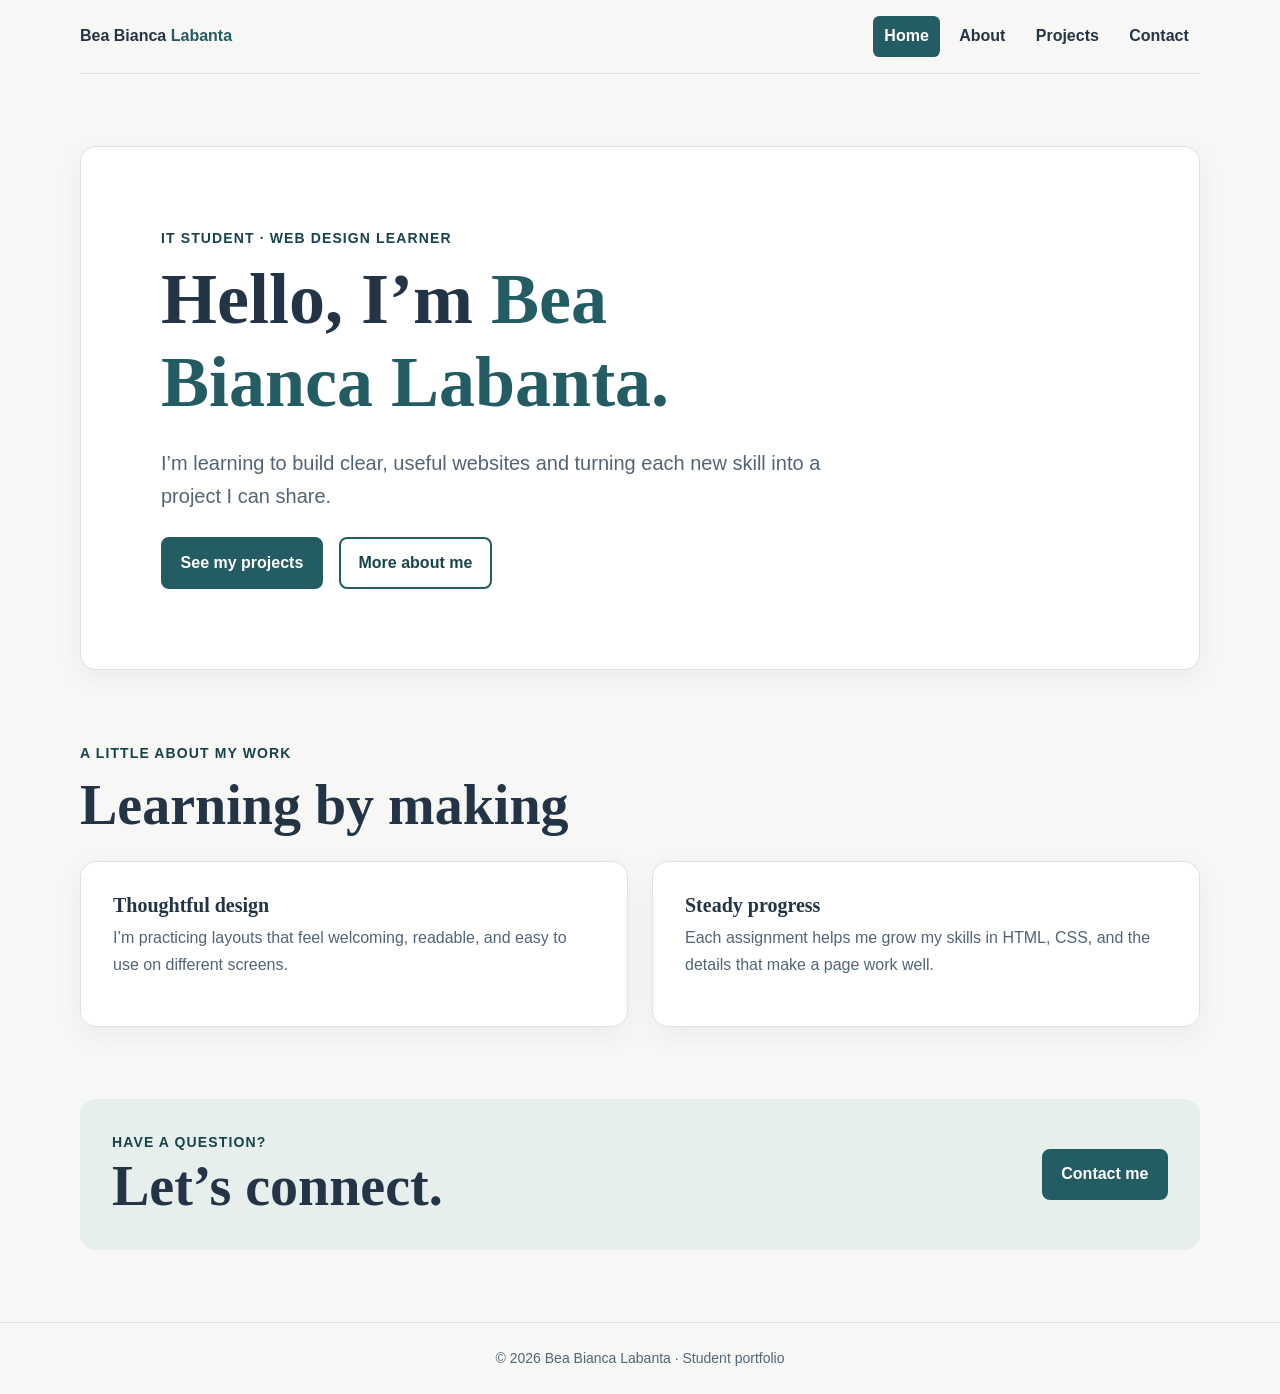
<file: index.html>
<!doctype html>
<html lang="en">
<head><meta charset="utf-8"><meta name="viewport" content="width=device-width, initial-scale=1"><meta name="description" content="Portfolio of Bea Bianca Labanta, an IT student and web design learner."><title>Bea Bianca Labanta | Portfolio</title><link rel="stylesheet" href="css/style.css"></head>
<body><a class="skip-link" href="#main">Skip to content</a><header class="site-header"><a class="brand" href="index.html">Bea Bianca <span>Labanta</span></a><nav aria-label="Main navigation"><ul class="nav-list"><li><a aria-current="page" href="index.html">Home</a></li><li><a href="about.html">About</a></li><li><a href="projects.html">Projects</a></li><li><a href="contact.html">Contact</a></li></ul></nav></header>
<main id="main" class="page-shell"><section class="hero card"><p class="eyebrow">IT student · Web design learner</p><h1>Hello, I’m <span>Bea Bianca Labanta.</span></h1><p class="intro">I’m learning to build clear, useful websites and turning each new skill into a project I can share.</p><div class="button-row"><a class="button" href="projects.html">See my projects</a><a class="button button-secondary" href="about.html">More about me</a></div></section><section class="content-section"><div class="section-heading"><p class="eyebrow">A little about my work</p><h2>Learning by making</h2></div><div class="card-grid"><article class="card"><h3>Thoughtful design</h3><p>I’m practicing layouts that feel welcoming, readable, and easy to use on different screens.</p></article><article class="card"><h3>Steady progress</h3><p>Each assignment helps me grow my skills in HTML, CSS, and the details that make a page work well.</p></article></div></section><section class="callout"><div><p class="eyebrow">Have a question?</p><h2>Let’s connect.</h2></div><a class="button" href="contact.html">Contact me</a></section></main><footer class="site-footer"><p>© 2026 Bea Bianca Labanta · Student portfolio</p></footer></body></html>
</file>
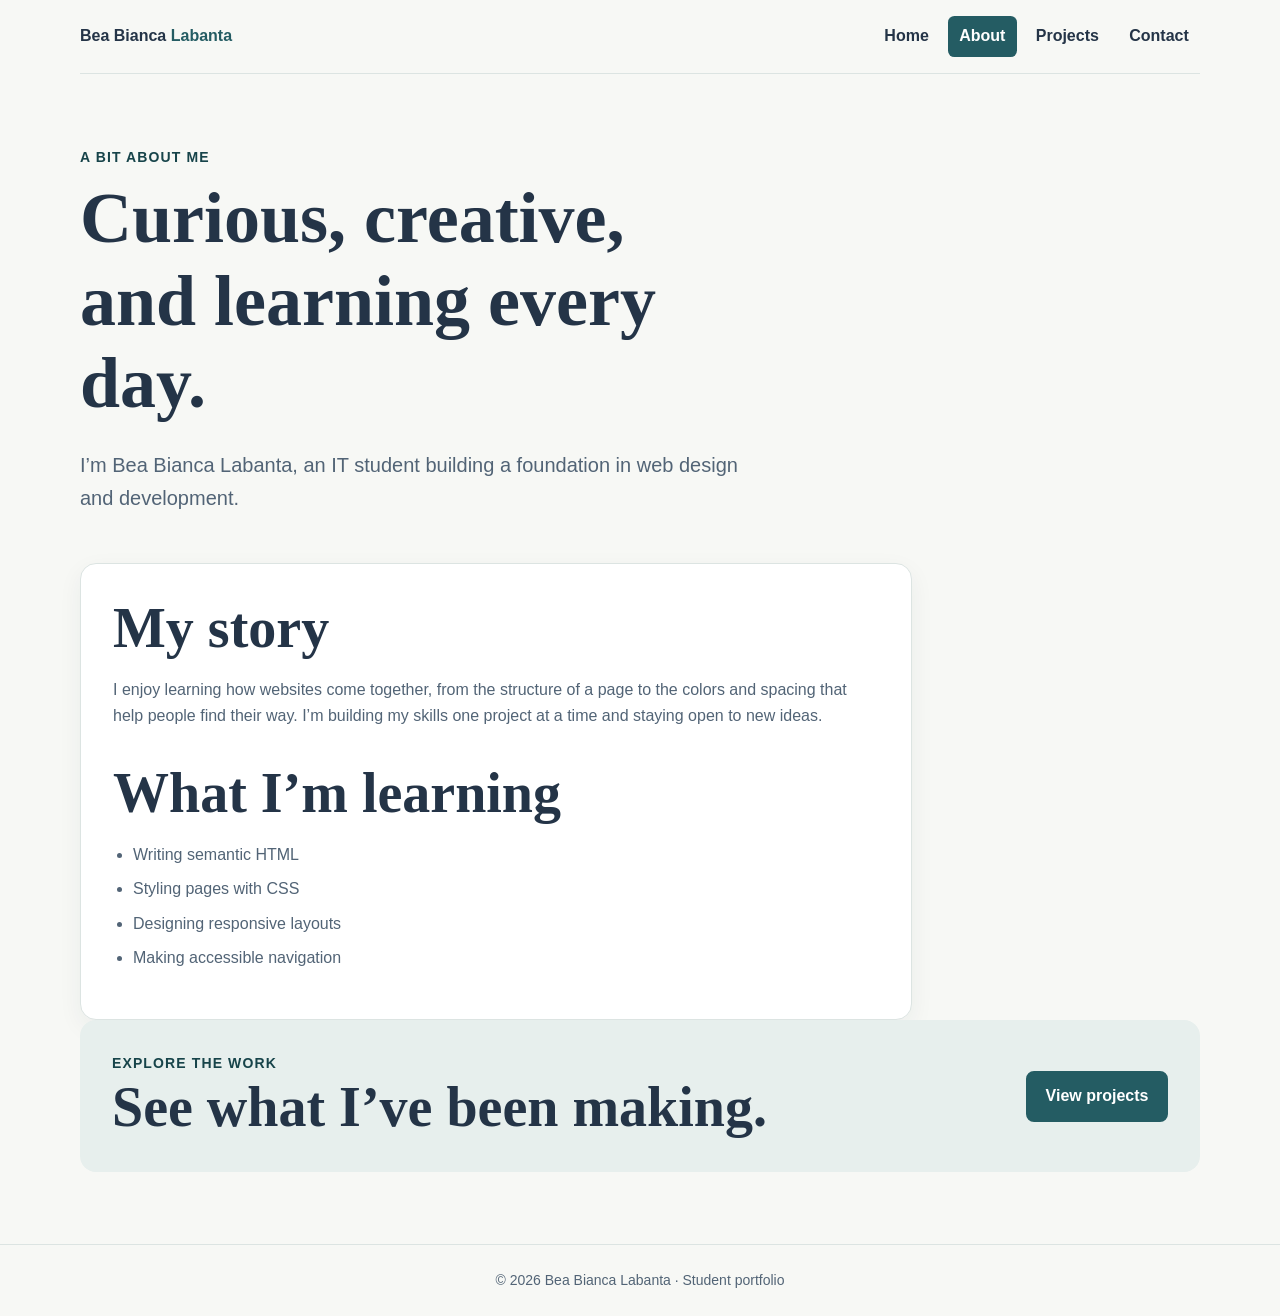
<file: about.html>
<!doctype html>
<html lang="en"><head><meta charset="utf-8"><meta name="viewport" content="width=device-width, initial-scale=1"><meta name="description" content="Learn about Bea Bianca Labanta and her web design goals."><title>About | Bea Bianca Labanta</title><link rel="stylesheet" href="css/style.css"></head>
<body><a class="skip-link" href="#main">Skip to content</a><header class="site-header"><a class="brand" href="index.html">Bea Bianca <span>Labanta</span></a><nav aria-label="Main navigation"><ul class="nav-list"><li><a href="index.html">Home</a></li><li><a aria-current="page" href="about.html">About</a></li><li><a href="projects.html">Projects</a></li><li><a href="contact.html">Contact</a></li></ul></nav></header>
<main id="main" class="page-shell"><header class="page-heading"><p class="eyebrow">A bit about me</p><h1>Curious, creative, and learning every day.</h1><p class="intro">I’m Bea Bianca Labanta, an IT student building a foundation in web design and development.</p></header><section class="card prose"><h2>My story</h2><p>I enjoy learning how websites come together, from the structure of a page to the colors and spacing that help people find their way. I’m building my skills one project at a time and staying open to new ideas.</p><h2>What I’m learning</h2><ul class="skill-list"><li>Writing semantic HTML</li><li>Styling pages with CSS</li><li>Designing responsive layouts</li><li>Making accessible navigation</li></ul></section><section class="callout"><div><p class="eyebrow">Explore the work</p><h2>See what I’ve been making.</h2></div><a class="button" href="projects.html">View projects</a></section></main>
<footer class="site-footer"><p>© 2026 Bea Bianca Labanta · Student portfolio</p></footer></body></html>
</file>
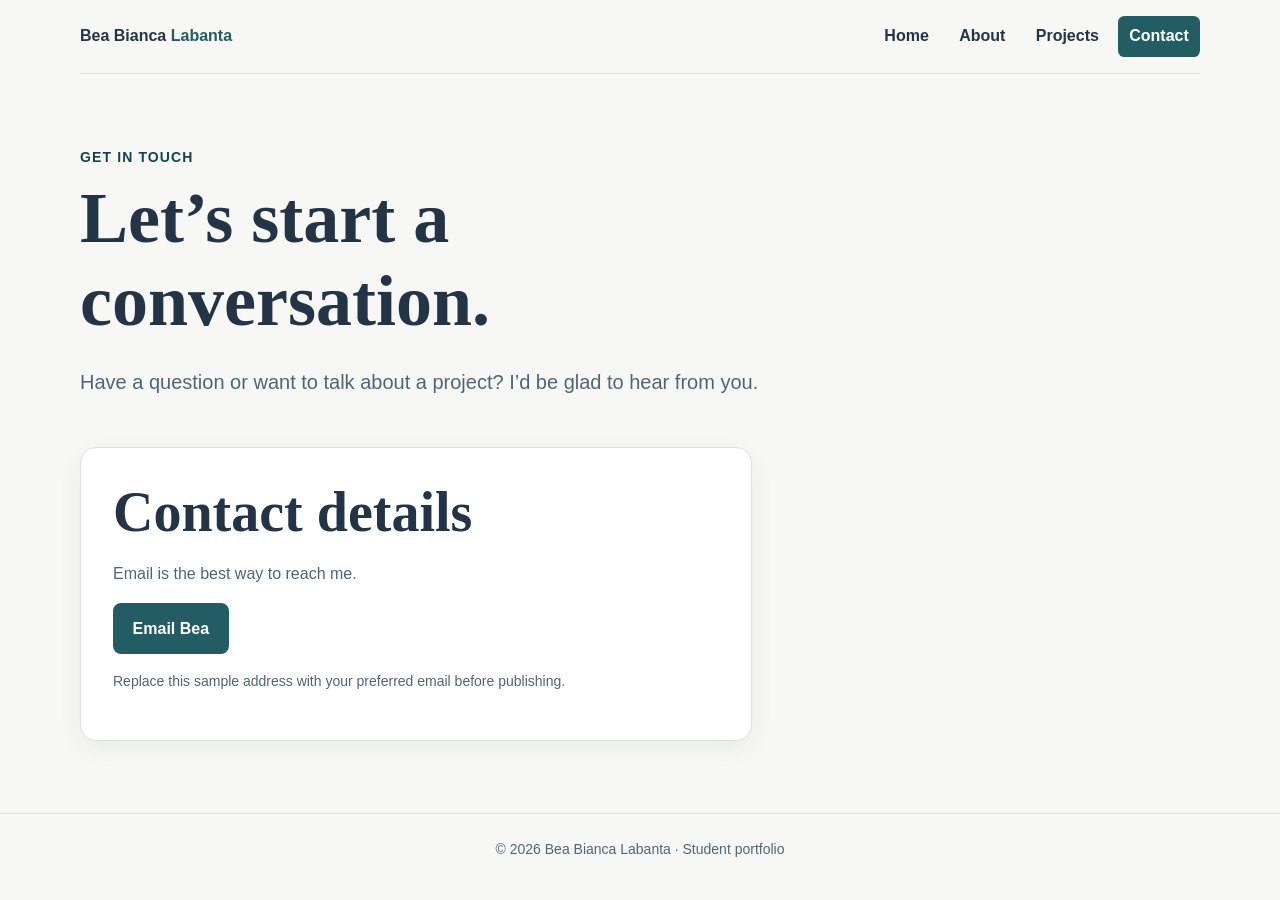
<file: contact.html>
<!doctype html>
<html lang="en"><head><meta charset="utf-8"><meta name="viewport" content="width=device-width, initial-scale=1"><meta name="description" content="Contact Bea Bianca Labanta."><title>Contact | Bea Bianca Labanta</title><link rel="stylesheet" href="css/style.css"></head>
<body><a class="skip-link" href="#main">Skip to content</a><header class="site-header"><a class="brand" href="index.html">Bea Bianca <span>Labanta</span></a><nav aria-label="Main navigation"><ul class="nav-list"><li><a href="index.html">Home</a></li><li><a href="about.html">About</a></li><li><a href="projects.html">Projects</a></li><li><a aria-current="page" href="contact.html">Contact</a></li></ul></nav></header>
<main id="main" class="page-shell"><header class="page-heading"><p class="eyebrow">Get in touch</p><h1>Let’s start a conversation.</h1><p class="intro">Have a question or want to talk about a project? I’d be glad to hear from you.</p></header><section class="card contact-card"><h2>Contact details</h2><p>Email is the best way to reach me.</p><p><a class="button" href="mailto:bea.bianca.labanta@example.com">Email Bea</a></p><p class="small-note">Replace this sample address with your preferred email before publishing.</p></section></main>
<footer class="site-footer"><p>© 2026 Bea Bianca Labanta · Student portfolio</p></footer></body></html>
</file>
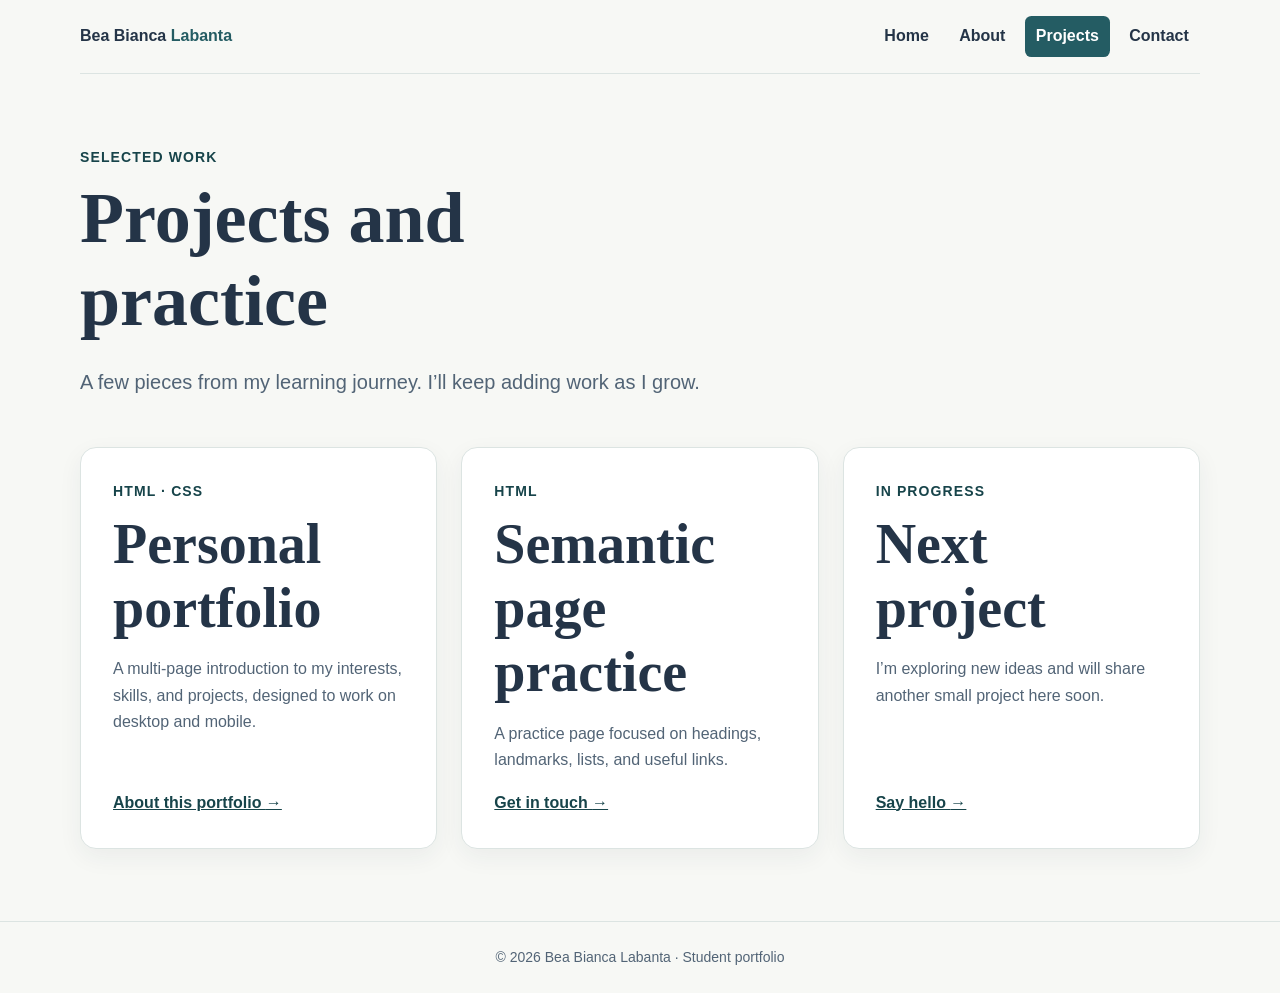
<file: projects.html>
<!doctype html>
<html lang="en"><head><meta charset="utf-8"><meta name="viewport" content="width=device-width, initial-scale=1"><meta name="description" content="Selected learning projects by Bea Bianca Labanta."><title>Projects | Bea Bianca Labanta</title><link rel="stylesheet" href="css/style.css"></head>
<body><a class="skip-link" href="#main">Skip to content</a><header class="site-header"><a class="brand" href="index.html">Bea Bianca <span>Labanta</span></a><nav aria-label="Main navigation"><ul class="nav-list"><li><a href="index.html">Home</a></li><li><a href="about.html">About</a></li><li><a aria-current="page" href="projects.html">Projects</a></li><li><a href="contact.html">Contact</a></li></ul></nav></header>
<main id="main" class="page-shell"><header class="page-heading"><p class="eyebrow">Selected work</p><h1>Projects and practice</h1><p class="intro">A few pieces from my learning journey. I’ll keep adding work as I grow.</p></header><section class="card-grid project-grid"><article class="card project-card"><p class="project-label">HTML · CSS</p><h2>Personal portfolio</h2><p>A multi-page introduction to my interests, skills, and projects, designed to work on desktop and mobile.</p><a class="text-link" href="about.html">About this portfolio <span aria-hidden="true">→</span></a></article><article class="card project-card"><p class="project-label">HTML</p><h2>Semantic page practice</h2><p>A practice page focused on headings, landmarks, lists, and useful links.</p><a class="text-link" href="contact.html">Get in touch <span aria-hidden="true">→</span></a></article><article class="card project-card"><p class="project-label">In progress</p><h2>Next project</h2><p>I’m exploring new ideas and will share another small project here soon.</p><a class="text-link" href="contact.html">Say hello <span aria-hidden="true">→</span></a></article></section></main>
<footer class="site-footer"><p>© 2026 Bea Bianca Labanta · Student portfolio</p></footer></body></html>
</file>
<file: css/style.css>
/* Design tokens: light, calm colors; consistent spacing; readable type. */
:root {
  --color-ink: #243447;
  --color-muted: #526476;
  --color-brand: #245c63;
  --color-brand-dark: #17444a;
  --color-accent: #d88b62;
  --color-paper: #f7f8f5;
  --color-soft-surface: #e7efed;
  --color-surface: #ffffff;
  --color-border: #dce4e2;
  --color-focus: #9b3f1f;
  --space-1: 0.5rem;
  --space-2: 1rem;
  --space-3: 1.5rem;
  --space-4: 2rem;
  --space-5: 3rem;
  --space-6: 4.5rem;
  --type-sm: 0.875rem;
  --type-base: 1rem;
  --type-lg: 1.25rem;
  --type-xl: clamp(2rem, 6vw, 3.5rem);
  --type-2xl: clamp(2.5rem, 8vw, 4.5rem);
  --content-width: 70rem;
}

*,
*::before,
*::after { box-sizing: border-box; }

html { scroll-behavior: smooth; }
body {
  margin: 0;
  background: var(--color-paper);
  color: var(--color-ink);
  font-family: "Segoe UI", Roboto, Helvetica, Arial, sans-serif;
  font-size: var(--type-base);
  line-height: 1.65;
}
a { color: var(--color-brand-dark); }
img { display: block; max-width: 100%; }

.page-shell {
  width: min(var(--content-width), calc(100% - 2 * var(--space-3)));
  margin-inline: auto;
  padding-block: var(--space-6);
}
h1, h2, h3, p { margin-top: 0; }
h1, h2, h3 {
  color: var(--color-ink);
  font-family: Georgia, "Times New Roman", serif;
  line-height: 1.15;
}
h1 { max-width: 18ch; margin-bottom: var(--space-3); font-size: var(--type-2xl); }
h1 span { color: var(--color-brand); }
h2 { margin-bottom: var(--space-2); font-size: var(--type-xl); }
h3 { margin-bottom: var(--space-1); font-size: var(--type-lg); }
p { color: var(--color-muted); }
.eyebrow, .project-label {
  margin-bottom: var(--space-1);
  color: var(--color-brand-dark);
  font-size: var(--type-sm);
  font-weight: 700;
  letter-spacing: 0.08em;
  text-transform: uppercase;
}
.intro { max-width: 62ch; font-size: var(--type-lg); }
.page-heading { margin-bottom: var(--space-5); }
.prose { max-width: 52rem; }
.prose h2:not(:first-child) { margin-top: var(--space-4); }
.small-note { font-size: var(--type-sm); }

.site-header {
  display: flex;
  align-items: center;
  justify-content: space-between;
  gap: var(--space-3);
  width: min(var(--content-width), calc(100% - 2 * var(--space-3)));
  margin-inline: auto;
  padding-block: var(--space-2);
  border-bottom: 1px solid var(--color-border);
}
.brand { color: var(--color-ink); font-weight: 800; text-decoration: none; }
.brand span { color: var(--color-brand); }
.nav-list { display: flex; flex-wrap: wrap; gap: var(--space-1); margin: 0; padding: 0; list-style: none; }
.nav-list a { display: inline-block; padding: 0.45rem 0.7rem; border-radius: 0.4rem; color: var(--color-ink); font-weight: 650; text-decoration: none; }
.nav-list a:hover, .nav-list a:focus-visible, .nav-list a[aria-current="page"] { background: var(--color-brand); color: var(--color-surface); }
.nav-list a:focus-visible, .button:focus-visible, .text-link:focus-visible, .skip-link:focus-visible { outline: 3px solid var(--color-focus); outline-offset: 3px; }
.skip-link { position: absolute; top: 0.5rem; left: 0.5rem; z-index: 10; transform: translateY(-160%); padding: var(--space-1) var(--space-2); background: var(--color-ink); color: var(--color-surface); }
.skip-link:focus { transform: translateY(0); }
.card-grid { display: grid; grid-template-columns: repeat(2, minmax(0, 1fr)); gap: var(--space-3); }
.card { padding: var(--space-4); border: 1px solid var(--color-border); border-radius: 1rem; background: var(--color-surface); box-shadow: 0 0.5rem 1.5rem rgb(36 52 71 / 6%); }
.hero { padding: clamp(2rem, 7vw, 5rem); }
.hero .intro { margin-bottom: var(--space-3); }
.content-section { padding-block: var(--space-6); }
.section-heading { margin-bottom: var(--space-3); }
.button-row { display: flex; flex-wrap: wrap; gap: var(--space-2); }
.button { display: inline-flex; align-items: center; justify-content: center; min-height: 2.8rem; padding: 0.65rem 1.1rem; border: 2px solid var(--color-brand); border-radius: 0.5rem; background: var(--color-brand); color: var(--color-surface); font-weight: 700; text-decoration: none; }
.button:hover { border-color: var(--color-brand-dark); background: var(--color-brand-dark); }
.button-secondary { background: transparent; color: var(--color-brand-dark); }
.button-secondary:hover { background: var(--color-brand-dark); color: var(--color-surface); }
.callout { display: flex; align-items: center; justify-content: space-between; gap: var(--space-3); padding: var(--space-4); border-radius: 1rem; background: var(--color-soft-surface); }
.callout h2, .callout p { margin-bottom: 0; }
.project-grid { grid-template-columns: repeat(3, minmax(0, 1fr)); }
.project-card { display: flex; flex-direction: column; align-items: flex-start; }
.project-card p:not(.project-label) { flex: 1; }
.text-link { font-weight: 700; }
.skill-list { display: grid; gap: var(--space-1); padding-left: 1.25rem; color: var(--color-muted); }
.contact-card { max-width: 42rem; }
.site-footer { padding: var(--space-3); border-top: 1px solid var(--color-border); text-align: center; }
.site-footer p { margin: 0; font-size: var(--type-sm); }

@media (max-width: 48rem) {
  .site-header { align-items: flex-start; flex-direction: column; gap: var(--space-1); }
  .page-shell { padding-block: var(--space-4); }
  .card-grid, .project-grid { grid-template-columns: 1fr; }
}
@media (max-width: 22rem) {
  .page-shell, .site-header { width: min(100% - 1.5rem, var(--content-width)); }
  .card { padding: var(--space-3); }
  .nav-list { gap: 0.2rem; }
  .nav-list a { padding-inline: 0.45rem; }
  .callout { align-items: flex-start; flex-direction: column; }
}
@media (prefers-reduced-motion: reduce) { html { scroll-behavior: auto; } }
</file>
